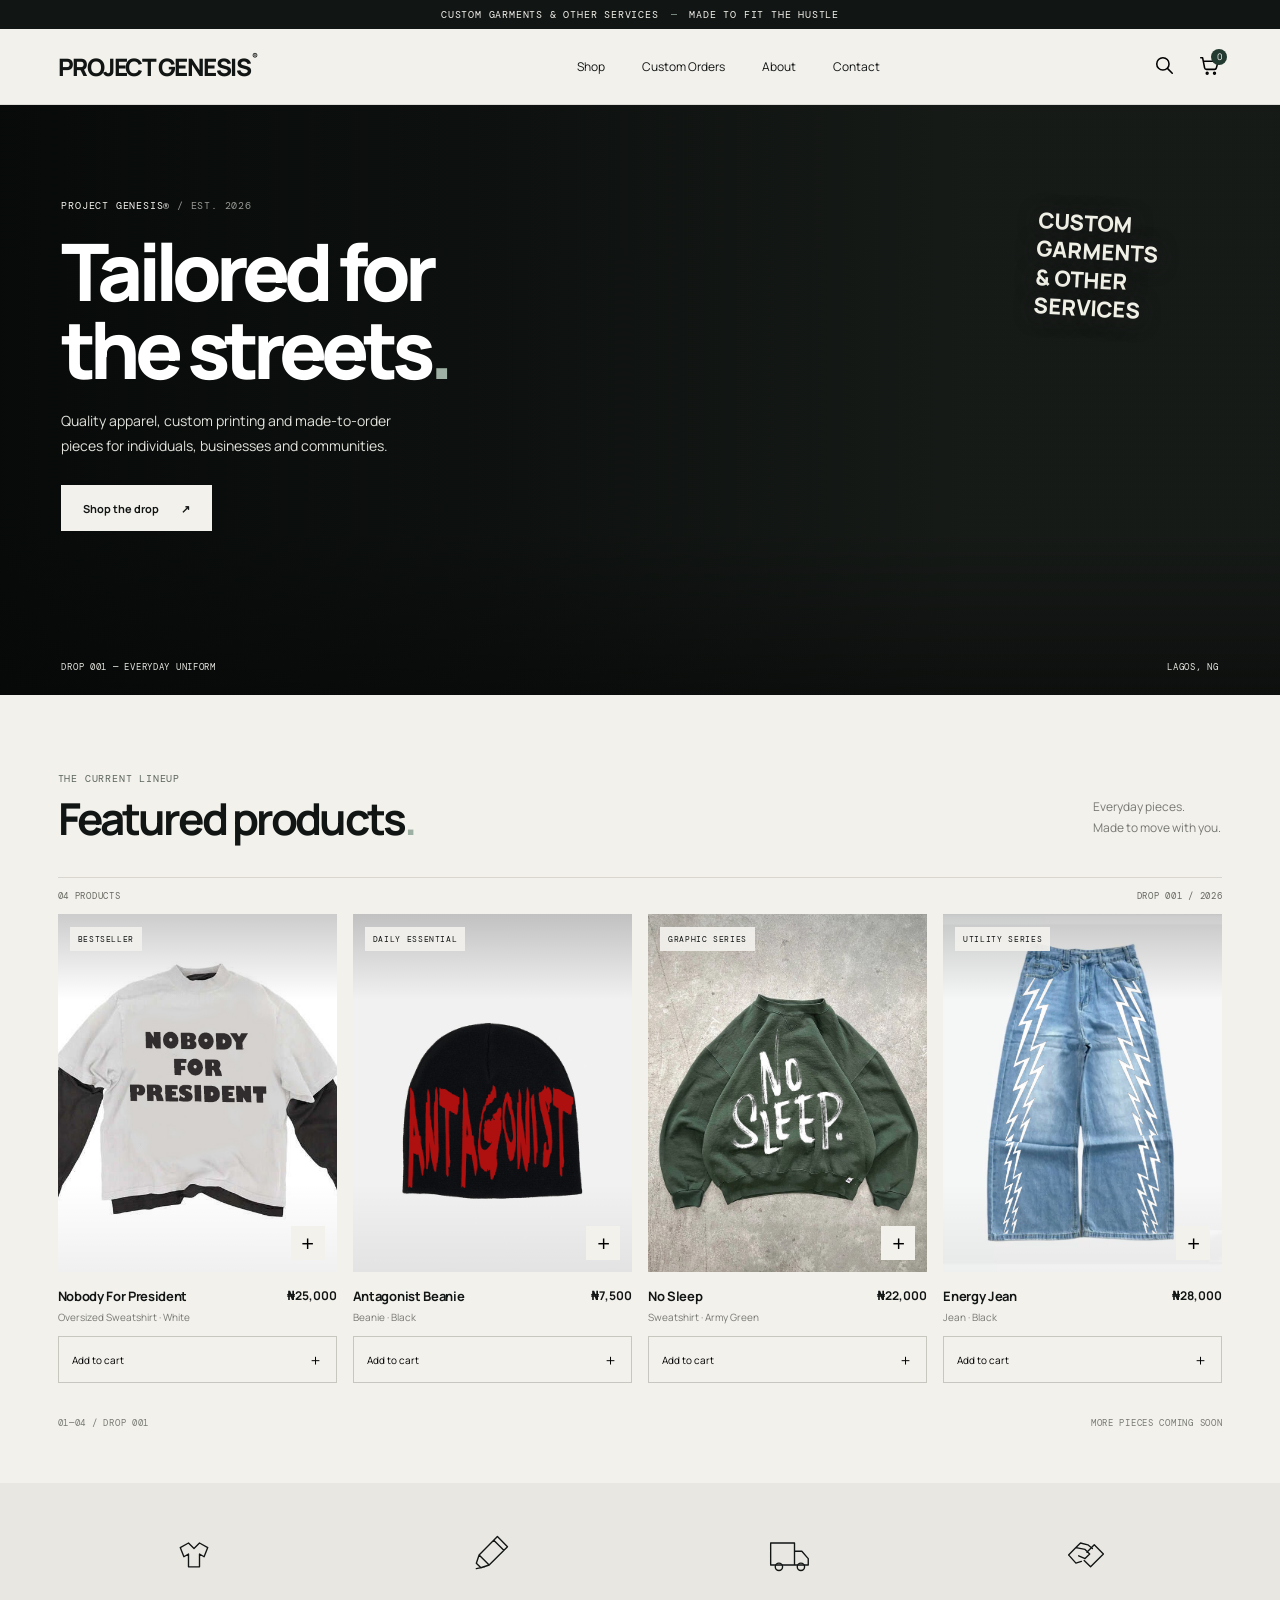
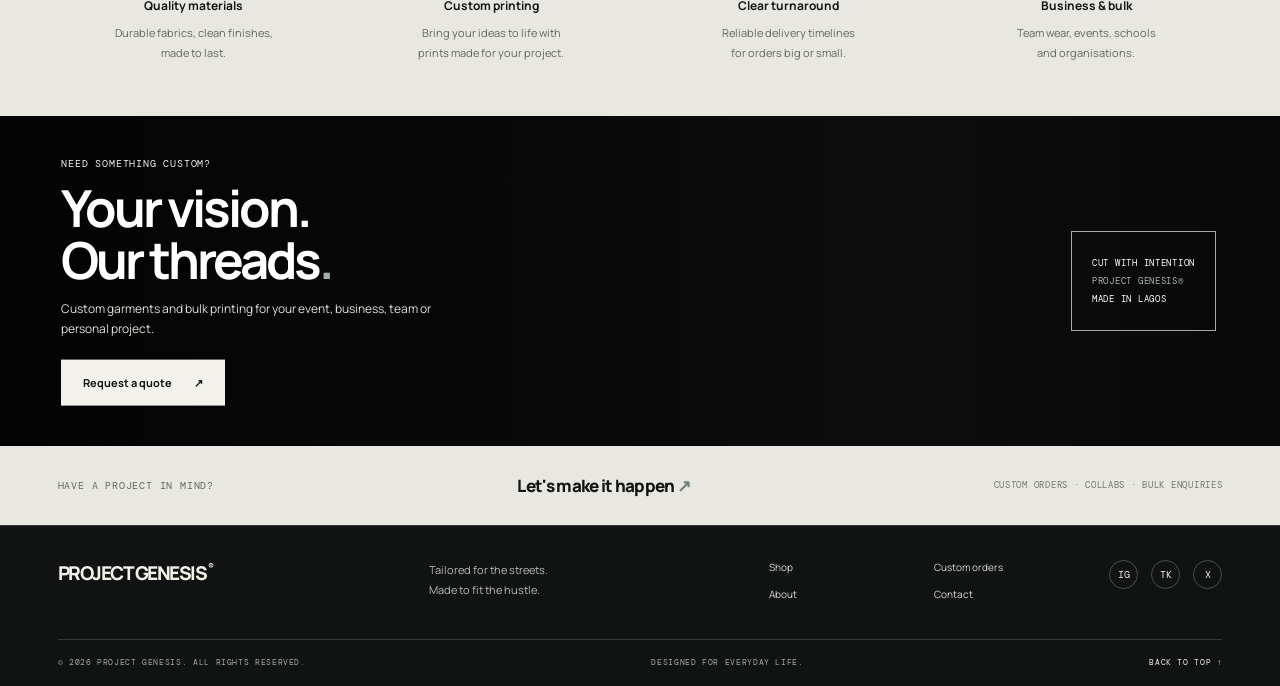
<file: index.html>
<!doctype html>
<html lang="en">
<head>
  <meta charset="utf-8">
  <meta name="viewport" content="width=device-width, initial-scale=1">
  <meta name="theme-color" content="#f4f2ed">
  <meta name="description" content="PROJECT GENESIS — quality apparel, custom printing and made-to-order pieces. Tailored for the streets.">
  <title>PROJECT GENESIS® — Tailored for the streets</title>
  <link rel="preconnect" href="https://fonts.googleapis.com">
  <link rel="preconnect" href="https://fonts.gstatic.com" crossorigin>
  <link href="https://fonts.googleapis.com/css2?family=DM+Mono:wght@400;500&family=Manrope:wght@400;500;600;700;800&display=swap" rel="stylesheet">
  <link rel="stylesheet" href="styles.css">
</head>
<body>
  <div class="announcement">CUSTOM GARMENTS & OTHER SERVICES <span>—</span> MADE TO FIT THE HUSTLE</div>
  <header class="site-header">
    <a class="wordmark" href="#home" aria-label="PROJECT GENESIS home">PROJECT GENESIS<sup>®</sup></a>
    <nav class="desktop-nav" aria-label="Main navigation">
      <a href="shop.html">Shop</a><a href="#custom">Custom Orders</a><a href="#about">About</a><a href="#contact">Contact</a>
    </nav>
    <div class="header-actions">
      <button class="icon-button" id="search-toggle" aria-label="Search products" title="Search"><svg viewBox="0 0 24 24"><circle cx="10.8" cy="10.8" r="6.7"/><path d="m16 16 5 5"/></svg></button>
      <button class="icon-button cart-trigger" id="cart-open" aria-label="Open cart" title="Cart"><svg viewBox="0 0 24 24"><path d="M3 4h2l2.2 11.2a2 2 0 0 0 2 1.6h8.9a2 2 0 0 0 1.9-1.5L22 8H6"/><circle cx="10" cy="21" r="1"/><circle cx="18" cy="21" r="1"/></svg><span class="cart-count" id="cart-count">0</span></button>
      <button class="icon-button menu-toggle" id="menu-toggle" aria-label="Toggle navigation"><svg viewBox="0 0 24 24"><path d="M3 6h18M3 12h18M3 18h18"/></svg></button>
    </div>
  </header>
  <div class="search-bar" id="search-bar"><label for="search-input">SEARCH THE STORE</label><input id="search-input" type="search" placeholder="Try “tee” or “cap”"><button id="search-close" class="text-button">CLOSE ×</button></div>
  <nav class="mobile-nav" id="mobile-nav" aria-label="Mobile navigation"><a href="shop.html">Shop</a><a href="#custom">Custom Orders</a><a href="#about">About</a><a href="#contact">Contact</a></nav>

  <main>
    <section class="hero" id="home">
      <div class="hero-image" role="img" aria-label="Streetwear model wearing a black oversized shirt"></div>
      <div class="hero-shade"></div>
      <div class="hero-copy">
        <p class="eyebrow light">PROJECT GENESIS® <span> / EST. 2026</span></p>
        <h1>Tailored for<br>the streets<span>.</span></h1>
        <p class="hero-description">Quality apparel, custom printing and made-to-order pieces for individuals, businesses and communities.</p>
        <a class="button button-light" href="shop.html">Shop the drop <span>↗</span></a>
      </div>
      <div class="hero-side-note">CUSTOM GARMENTS<br>& OTHER SERVICES</div>
      <div class="hero-bottom"><span>DROP 001 — EVERYDAY UNIFORM</span><span>LAGOS, NG</span></div>
    </section>

    <section class="shop-section section-wrap" id="shop">
      <div class="section-heading">
        <div><p class="eyebrow">THE CURRENT LINEUP</p><h2>Featured products<span>.</span></h2></div>
        <p class="section-note">Everyday pieces.<br>Made to move with you.</p>
      </div>
      <div class="product-toolbar"><span id="product-result-count">04 PRODUCTS</span><span>DROP 001 / 2026</span></div>
      <div class="product-grid" id="product-grid">
        <article class="product-card" data-id="classic-tee" data-name="Nobody For President" data-price="25000" data-category="tees">
          <div class="product-image image-tee"><span class="product-tag">BESTSELLER</span><button class="quick-add" data-add="classic-tee" aria-label="Add Classic Logo Tee to cart">+</button></div>
          <div class="product-info"><div><h3>Nobody For President</h3><p>Oversized Sweatshirt · White</p></div><strong>₦25,000</strong></div>
          <button class="add-button" data-add="classic-tee">Add to cart <span>＋</span></button>
        </article>
        <article class="product-card" data-id="tailor-cap" data-name="Tailor Cap" data-price="7500" data-category="accessories">
          <div class="product-image image-cap"><span class="product-tag">DAILY ESSENTIAL</span><button class="quick-add" data-add="tailor-cap" aria-label="Add Tailor Cap to cart">+</button></div>
          <div class="product-info"><div><h3>Antagonist Beanie</h3><p>Beanie · Black</p></div><strong>₦7,500</strong></div>
          <button class="add-button" data-add="tailor-cap">Add to cart <span>＋</span></button>
        </article>
        <article class="product-card" data-id="good-things-tee" data-name="Good Things Tee" data-price="15000" data-category="tees">
          <div class="product-image image-good-tee"><span class="product-tag">GRAPHIC SERIES</span><button class="quick-add" data-add="good-things-tee" aria-label="Add Good Things Tee to cart">+</button></div>
          <div class="product-info"><div><h3>No Sleep</h3><p>Sweatshirt · Army Green</p></div><strong>₦22,000</strong></div>
          <button class="add-button" data-add="good-things-tee">Add to cart <span>＋</span></button>
        </article>
        <article class="product-card" data-id="utility-cargo" data-name="Utility Cargo Pants" data-price="28000" data-category="bottoms">
          <div class="product-image image-cargo"><span class="product-tag">UTILITY SERIES</span><button class="quick-add" data-add="utility-cargo" aria-label="Add Utility Cargo Pants to cart">+</button></div>
          <div class="product-info"><div><h3>Energy Jean</h3><p>Jean · Black</p></div><strong>₦28,000</strong></div>
          <button class="add-button" data-add="utility-cargo">Add to cart <span>＋</span></button>
        </article>
      </div>
      <p class="no-results" id="no-results" hidden>No products found. Try another search.</p>
      <div class="shop-footnote"><span>01—04 / DROP 001</span><span>MORE PIECES COMING SOON</span></div>
    </section>

    <section class="benefits" id="about">
      <div class="benefit"><div class="benefit-icon"><svg viewBox="0 0 48 48"><path d="m9 17 9-5 6 6 6-6 9 5-4 10-5-3v14H18V24l-5 3z"/></svg></div><h3>Quality materials</h3><p>Durable fabrics, clean finishes,<br>made to last.</p></div>
      <div class="benefit"><div class="benefit-icon"><svg viewBox="0 0 48 48"><path d="m8 34 3-9L31 5l11 11-20 20-9 3zM27 9l11 11M11 25l11 11M8 40l9-2"/></svg></div><h3>Custom printing</h3><p>Bring your ideas to life with<br>prints made for your project.</p></div>
      <div class="benefit"><div class="benefit-icon"><svg viewBox="0 0 48 48"><path d="M4 12h26v24H4zM30 21h8l7 8v7H30z"/><circle cx="13" cy="38" r="4"/><circle cx="37" cy="38" r="4"/></svg></div><h3>Clear turnaround</h3><p>Reliable delivery timelines<br>for orders big or small.</p></div>
      <div class="benefit"><div class="benefit-icon"><svg viewBox="0 0 48 48"><path d="m5 25 8-8 10 2 5 5-5 5-7-3M25 22l8-8 10 10-14 14-7-7M13 17l5-5 8 2 5 4M5 25l8 9 6-2"/></svg></div><h3>Business & bulk</h3><p>Team wear, events, schools<br>and organisations.</p></div>
    </section>

    <section class="custom-section" id="custom">
      <div class="custom-photo"></div><div class="custom-overlay"></div>
      <div class="custom-copy"><p class="eyebrow light">NEED SOMETHING CUSTOM?</p><h2>Your vision.<br>Our threads<span>.</span></h2><p>Custom garments and bulk printing for your event, business, team or personal project.</p><button class="button button-light" id="quote-open">Request a quote <span>↗</span></button></div>
      <div class="custom-stamp">CUT WITH INTENTION<br><span>PROJECT GENESIS®</span><br>MADE IN LAGOS</div>
    </section>

    <section class="contact-strip" id="contact"><p>HAVE A PROJECT IN MIND?</p><a href="#custom" id="contact-quote">Let's make it happen <span>↗</span></a><span class="contact-small">CUSTOM ORDERS · COLLABS · BULK ENQUIRIES</span></section>
  </main>

  <footer class="site-footer">
    <div class="footer-top"><a class="wordmark footer-wordmark" href="#home">PROJECT GENESIS<sup>®</sup></a><p>Tailored for the streets.<br>Made to fit the hustle.</p><div class="footer-links"><a href="shop.html">Shop</a><a href="#custom">Custom orders</a><a href="#about">About</a><a href="#contact">Contact</a></div><div class="social-links"><a href="#" aria-label="Instagram">IG</a><a href="#" aria-label="TikTok">TK</a><a href="#" aria-label="X">X</a></div></div>
    <div class="footer-bottom"><span>© <span id="year"></span> PROJECT GENESIS. ALL RIGHTS RESERVED.</span><span>DESIGNED FOR EVERYDAY LIFE.</span><a href="#home">BACK TO TOP ↑</a></div>
  </footer>

  <div class="cart-backdrop" id="cart-backdrop"></div>
  <aside class="cart-drawer" id="cart-drawer" aria-label="Shopping cart" aria-hidden="true">
    <div class="drawer-heading"><div><p class="eyebrow">YOUR SELECTION</p><h2>Your cart <span id="drawer-count">(0)</span></h2></div><button class="close-button" id="cart-close" aria-label="Close cart">×</button></div>
    <div class="cart-items" id="cart-items"><div class="empty-cart"><span>YOUR CART IS EMPTY.</span><p>Find something that fits.</p><button class="button button-dark" id="continue-shopping">Explore the drop ↗</button></div></div>
    <div class="cart-summary" id="cart-summary" hidden><div class="subtotal"><span>Subtotal</span><strong id="cart-subtotal">₦0</strong></div><p>Delivery is calculated when your order is confirmed.</p><button class="button button-dark checkout-button" id="checkout-button">Continue to order ↗</button></div>
  </aside>

  <div class="modal-backdrop" id="quote-modal" role="dialog" aria-modal="true" aria-labelledby="quote-title" aria-hidden="true">
    <div class="modal">
      <div class="modal-heading"><div><p class="eyebrow">LET'S GET TO WORK</p><h2 id="quote-title">Request a quote<span>.</span></h2></div><button class="close-button" id="quote-close" aria-label="Close form">×</button></div>
      <p class="modal-intro">Tell us what you have in mind. We'll prepare an enquiry message you can send to your preferred contact.</p>
      <form id="quote-form">
        <label for="customer-name">Your name</label><input id="customer-name" name="name" required placeholder="Name or business">
        <label for="customer-contact">Email or phone</label><input id="customer-contact" name="contact" required placeholder="How can we reach you?">
        <div class="form-row"><div><label for="order-type">Order type</label><select id="order-type" name="type"><option>Custom T-shirts</option><option>Bulk / event order</option><option>Business uniforms</option><option>Custom garment</option><option>Collaboration</option></select></div><div><label for="order-quantity">Estimated quantity</label><select id="order-quantity" name="quantity"><option>1–5 pieces</option><option>6–20 pieces</option><option>21–50 pieces</option><option>50+ pieces</option><option>Not sure yet</option></select></div></div>
        <label for="order-details">What do you need?</label><textarea id="order-details" name="details" rows="4" placeholder="Design, sizes, deadline, budget (optional)"></textarea>
        <button class="button button-dark form-submit" type="submit">Prepare enquiry ↗</button>
      </form>
      <p class="form-note">Demo form: it prepares a message, but does not submit to a server.</p>
    </div>
  </div>
  <div class="toast" id="toast" role="status" aria-live="polite"></div>
  <script src="script.js"></script>
</body>
</html>
</file>
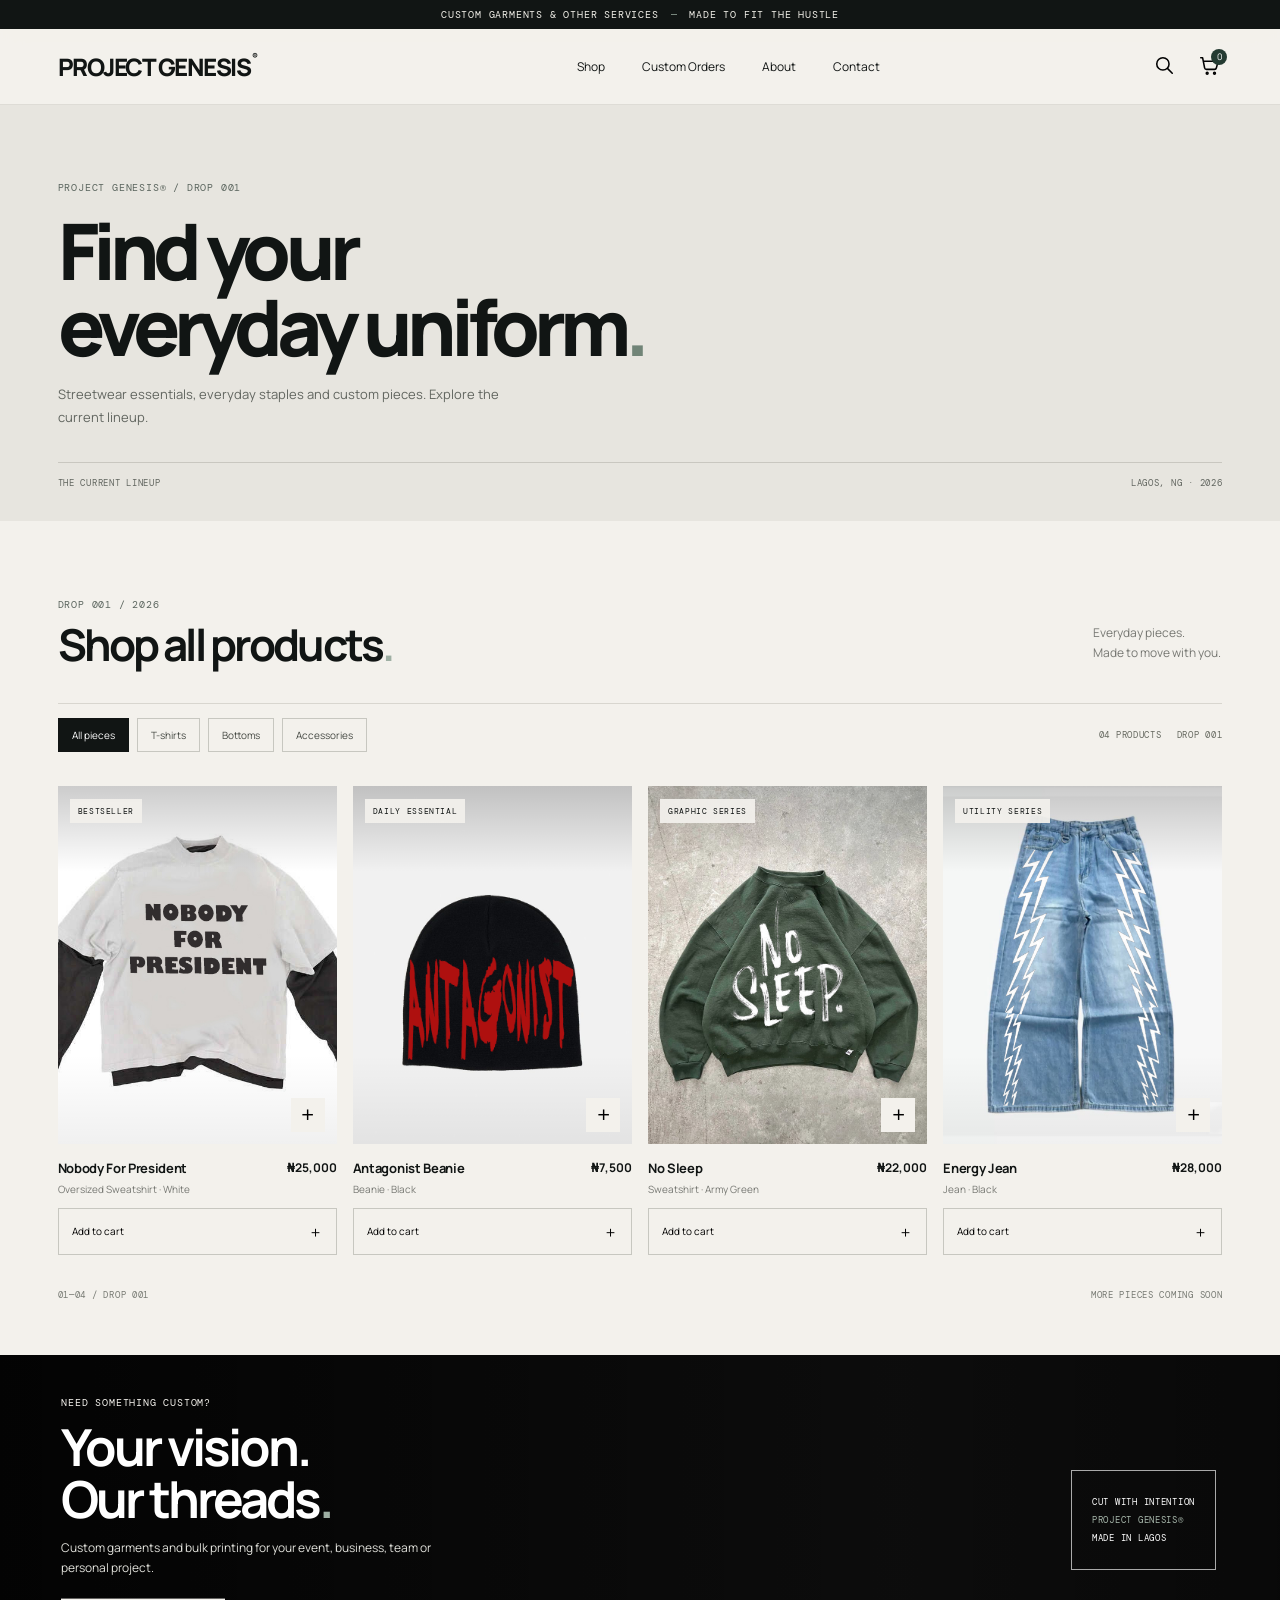
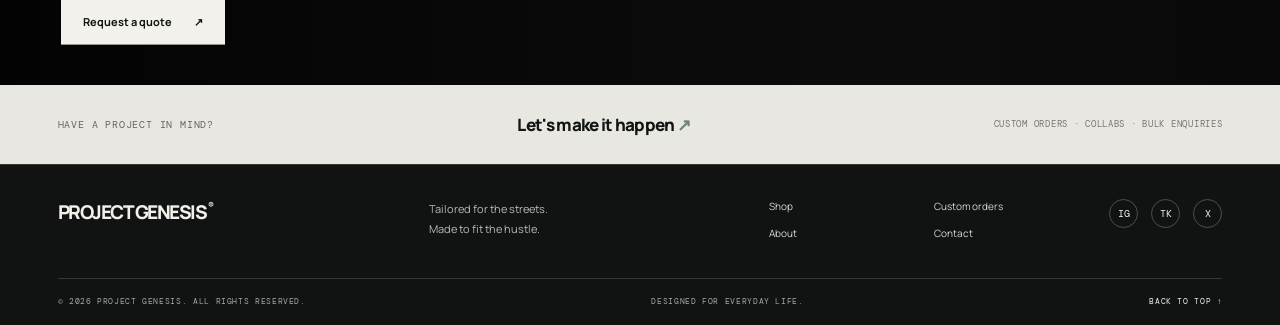
<file: shop.html>
<!doctype html>
<html lang="en">
<head>
  <meta charset="utf-8">
  <meta name="viewport" content="width=device-width, initial-scale=1">
  <meta name="theme-color" content="#f4f2ed">
  <meta name="description" content="PROJECT GENESIS — quality apparel, custom printing and made-to-order pieces. Tailored for the streets.">
  <title>Shop the Drop — PROJECT GENESIS®</title>
  <link rel="preconnect" href="https://fonts.googleapis.com">
  <link rel="preconnect" href="https://fonts.gstatic.com" crossorigin>
  <link href="https://fonts.googleapis.com/css2?family=DM+Mono:wght@400;500&family=Manrope:wght@400;500;600;700;800&display=swap" rel="stylesheet">
  <link rel="stylesheet" href="styles.css">
</head>
<body>
  <div class="announcement">CUSTOM GARMENTS & OTHER SERVICES <span>—</span> MADE TO FIT THE HUSTLE</div>
  <header class="site-header">
    <a class="wordmark" href="#home" aria-label="PROJECT GENESIS home">PROJECT GENESIS<sup>®</sup></a>
    <nav class="desktop-nav" aria-label="Main navigation">
      <a href="shop.html" aria-current="page">Shop</a><a href="#custom">Custom Orders</a><a href="index.html#about">About</a><a href="#contact">Contact</a>
    </nav>
    <div class="header-actions">
      <button class="icon-button" id="search-toggle" aria-label="Search products" title="Search"><svg viewBox="0 0 24 24"><circle cx="10.8" cy="10.8" r="6.7"/><path d="m16 16 5 5"/></svg></button>
      <button class="icon-button cart-trigger" id="cart-open" aria-label="Open cart" title="Cart"><svg viewBox="0 0 24 24"><path d="M3 4h2l2.2 11.2a2 2 0 0 0 2 1.6h8.9a2 2 0 0 0 1.9-1.5L22 8H6"/><circle cx="10" cy="21" r="1"/><circle cx="18" cy="21" r="1"/></svg><span class="cart-count" id="cart-count">0</span></button>
      <button class="icon-button menu-toggle" id="menu-toggle" aria-label="Toggle navigation"><svg viewBox="0 0 24 24"><path d="M3 6h18M3 12h18M3 18h18"/></svg></button>
    </div>
  </header>
  <div class="search-bar" id="search-bar"><label for="search-input">SEARCH THE STORE</label><input id="search-input" type="search" placeholder="Try “tee” or “cap”"><button id="search-close" class="text-button">CLOSE ×</button></div>
  <nav class="mobile-nav" id="mobile-nav" aria-label="Mobile navigation"><a href="shop.html">Shop</a><a href="#custom">Custom Orders</a><a href="index.html#about">About</a><a href="#contact">Contact</a></nav>

  <main>
    <section class="shop-page-hero" id="home">
      <p class="eyebrow">PROJECT GENESIS® / DROP 001</p>
      <h1>Find your<br>everyday uniform<span>.</span></h1>
      <p>Streetwear essentials, everyday staples and custom pieces. Explore the current lineup.</p>
      <div class="shop-page-meta"><span>THE CURRENT LINEUP</span><span>LAGOS, NG · 2026</span></div>
    </section>

    <section class="shop-section section-wrap" id="shop">
      <div class="section-heading">
        <div><p class="eyebrow">DROP 001 / 2026</p><h2>Shop all products<span>.</span></h2></div>
        <p class="section-note">Everyday pieces.<br>Made to move with you.</p>
      </div>
      <div class="shop-filter-row" aria-label="Filter products">
        <div class="shop-filters">
          <button class="filter-chip active" type="button" data-filter="all">All pieces</button>
          <button class="filter-chip" type="button" data-filter="tees">T-shirts</button>
          <button class="filter-chip" type="button" data-filter="bottoms">Bottoms</button>
          <button class="filter-chip" type="button" data-filter="accessories">Accessories</button>
        </div>
        <div class="product-toolbar"><span id="product-result-count">04 PRODUCTS</span><span>DROP 001</span></div>
      </div>
      <div class="product-grid" id="product-grid">
        <article class="product-card" data-id="classic-tee" data-name="Nobody For President" data-price="25000" data-category="tees">
          <div class="product-image image-tee"><span class="product-tag">BESTSELLER</span><button class="quick-add" data-add="classic-tee" aria-label="Add Classic Logo Tee to cart">+</button></div>
          <div class="product-info"><div><h3>Nobody For President</h3><p>Oversized Sweatshirt · White</p></div><strong>₦25,000</strong></div>
          <button class="add-button" data-add="classic-tee">Add to cart <span>＋</span></button>
        </article>
        <article class="product-card" data-id="tailor-cap" data-name="Tailor Cap" data-price="7500" data-category="accessories">
          <div class="product-image image-cap"><span class="product-tag">DAILY ESSENTIAL</span><button class="quick-add" data-add="tailor-cap" aria-label="Add Tailor Cap to cart">+</button></div>
          <div class="product-info"><div><h3>Antagonist Beanie</h3><p>Beanie · Black</p></div><strong>₦7,500</strong></div>
          <button class="add-button" data-add="tailor-cap">Add to cart <span>＋</span></button>
        </article>
        <article class="product-card" data-id="good-things-tee" data-name="Good Things Tee" data-price="15000" data-category="tees">
          <div class="product-image image-good-tee"><span class="product-tag">GRAPHIC SERIES</span><button class="quick-add" data-add="good-things-tee" aria-label="Add Good Things Tee to cart">+</button></div>
          <div class="product-info"><div><h3>No Sleep</h3><p>Sweatshirt · Army Green</p></div><strong>₦22,000</strong></div>
          <button class="add-button" data-add="good-things-tee">Add to cart <span>＋</span></button>
        </article>
        <article class="product-card" data-id="utility-cargo" data-name="Utility Cargo Pants" data-price="28000" data-category="bottoms">
          <div class="product-image image-cargo"><span class="product-tag">UTILITY SERIES</span><button class="quick-add" data-add="utility-cargo" aria-label="Add Utility Cargo Pants to cart">+</button></div>
          <div class="product-info"><div><h3>Energy Jean</h3><p>Jean · Black</p></div><strong>₦28,000</strong></div>
          <button class="add-button" data-add="utility-cargo">Add to cart <span>＋</span></button>
        </article>
      </div>
      <p class="no-results" id="no-results" hidden>No products found. Try another search.</p>
      <div class="shop-footnote"><span>01—04 / DROP 001</span><span>MORE PIECES COMING SOON</span></div>
    </section>



    <section class="custom-section" id="custom">
      <div class="custom-photo"></div><div class="custom-overlay"></div>
      <div class="custom-copy"><p class="eyebrow light">NEED SOMETHING CUSTOM?</p><h2>Your vision.<br>Our threads<span>.</span></h2><p>Custom garments and bulk printing for your event, business, team or personal project.</p><button class="button button-light" id="quote-open">Request a quote <span>↗</span></button></div>
      <div class="custom-stamp">CUT WITH INTENTION<br><span>PROJECT GENESIS®</span><br>MADE IN LAGOS</div>
    </section>

    <section class="contact-strip" id="contact"><p>HAVE A PROJECT IN MIND?</p><a href="#custom" id="contact-quote">Let's make it happen <span>↗</span></a><span class="contact-small">CUSTOM ORDERS · COLLABS · BULK ENQUIRIES</span></section>
  </main>

  <footer class="site-footer">
    <div class="footer-top"><a class="wordmark footer-wordmark" href="#home">PROJECT GENESIS<sup>®</sup></a><p>Tailored for the streets.<br>Made to fit the hustle.</p><div class="footer-links"><a href="shop.html" aria-current="page">Shop</a><a href="#custom">Custom orders</a><a href="index.html#about">About</a><a href="#contact">Contact</a></div><div class="social-links"><a href="#" aria-label="Instagram">IG</a><a href="#" aria-label="TikTok">TK</a><a href="#" aria-label="X">X</a></div></div>
    <div class="footer-bottom"><span>© <span id="year"></span> PROJECT GENESIS. ALL RIGHTS RESERVED.</span><span>DESIGNED FOR EVERYDAY LIFE.</span><a href="#home">BACK TO TOP ↑</a></div>
  </footer>

  <div class="cart-backdrop" id="cart-backdrop"></div>
  <aside class="cart-drawer" id="cart-drawer" aria-label="Shopping cart" aria-hidden="true">
    <div class="drawer-heading"><div><p class="eyebrow">YOUR SELECTION</p><h2>Your cart <span id="drawer-count">(0)</span></h2></div><button class="close-button" id="cart-close" aria-label="Close cart">×</button></div>
    <div class="cart-items" id="cart-items"><div class="empty-cart"><span>YOUR CART IS EMPTY.</span><p>Find something that fits.</p><button class="button button-dark" id="continue-shopping">Explore the drop ↗</button></div></div>
    <div class="cart-summary" id="cart-summary" hidden><div class="subtotal"><span>Subtotal</span><strong id="cart-subtotal">₦0</strong></div><p>Delivery is calculated when your order is confirmed.</p><button class="button button-dark checkout-button" id="checkout-button">Continue to order ↗</button></div>
  </aside>

  <div class="modal-backdrop" id="quote-modal" role="dialog" aria-modal="true" aria-labelledby="quote-title" aria-hidden="true">
    <div class="modal">
      <div class="modal-heading"><div><p class="eyebrow">LET'S GET TO WORK</p><h2 id="quote-title">Request a quote<span>.</span></h2></div><button class="close-button" id="quote-close" aria-label="Close form">×</button></div>
      <p class="modal-intro">Tell us what you have in mind. We'll prepare an enquiry message you can send to your preferred contact.</p>
      <form id="quote-form">
        <label for="customer-name">Your name</label><input id="customer-name" name="name" required placeholder="Name or business">
        <label for="customer-contact">Email or phone</label><input id="customer-contact" name="contact" required placeholder="How can we reach you?">
        <div class="form-row"><div><label for="order-type">Order type</label><select id="order-type" name="type"><option>Custom T-shirts</option><option>Bulk / event order</option><option>Business uniforms</option><option>Custom garment</option><option>Collaboration</option></select></div><div><label for="order-quantity">Estimated quantity</label><select id="order-quantity" name="quantity"><option>1–5 pieces</option><option>6–20 pieces</option><option>21–50 pieces</option><option>50+ pieces</option><option>Not sure yet</option></select></div></div>
        <label for="order-details">What do you need?</label><textarea id="order-details" name="details" rows="4" placeholder="Design, sizes, deadline, budget (optional)"></textarea>
        <button class="button button-dark form-submit" type="submit">Prepare enquiry ↗</button>
      </form>
      <p class="form-note">Demo form: it prepares a message, but does not submit to a server.</p>
    </div>
  </div>
  <div class="toast" id="toast" role="status" aria-live="polite"></div>
  <script src="script.js"></script>
</body>
</html>
</file>
<file: styles.css>
:root{--paper:#f3f1ec;--ink:#111514;--muted:#777873;--line:#d8d6cf;--green:#243b32;--white:#fff;--mono:"DM Mono",monospace;--sans:"Manrope",Arial,sans-serif}*{box-sizing:border-box}html{scroll-behavior:smooth;scroll-padding-top:90px}body{margin:0;background:var(--paper);color:var(--ink);font-family:var(--sans);font-size:14px;-webkit-font-smoothing:antialiased}a{color:inherit;text-decoration:none}button,input,select,textarea{font:inherit}button{cursor:pointer}.announcement{height:29px;background:var(--ink);color:#f2f0e9;display:flex;justify-content:center;align-items:center;gap:12px;font:10px var(--mono);letter-spacing:.08em}.announcement span{color:#91a397}.site-header{height:76px;padding:0 4.5%;display:flex;align-items:center;justify-content:space-between;border-bottom:1px solid #dedcd6;position:sticky;top:0;z-index:20;background:rgba(243,241,236,.96);backdrop-filter:blur(14px)}.wordmark{font-size:24px;font-weight:800;letter-spacing:-1.5px;white-space:nowrap}.wordmark sup{font-size:9px;letter-spacing:0;vertical-align:top;margin-left:2px}.desktop-nav{display:flex;gap:37px;margin-left:50px}.desktop-nav a,.footer-links a{font-size:12px;transition:opacity .2s}.desktop-nav a:hover,.footer-links a:hover{opacity:.55}.header-actions{display:flex;align-items:center;gap:17px}.icon-button{width:28px;height:34px;padding:4px;border:0;background:transparent;position:relative}.icon-button svg{width:22px;height:22px;fill:none;stroke:currentColor;stroke-width:1.7;stroke-linecap:round;stroke-linejoin:round}.cart-count{position:absolute;top:-1px;right:-5px;background:var(--green);color:white;font-size:9px;width:16px;height:16px;border-radius:50%;display:grid;place-items:center}.menu-toggle{display:none}.search-bar{display:none;padding:18px 5%;gap:16px;align-items:center;background:#e7e5df;border-bottom:1px solid var(--line)}.search-bar.active{display:flex}.search-bar label,.eyebrow,.product-toolbar,.shop-footnote,.hero-bottom,.contact-strip>p,.contact-small,.footer-bottom,.custom-stamp,.product-tag{font:10px var(--mono);letter-spacing:.08em}.search-bar input{flex:1;border:0;border-bottom:1px solid #999;background:transparent;padding:10px;outline:none}.text-button{border:0;background:none;font:10px var(--mono)}.mobile-nav{display:none}.hero{height:min(590px,61vw);min-height:450px;position:relative;overflow:hidden;background:#171b18;color:#fff}.hero-image{position:absolute;inset:0;background-image:url("https://images.unsplash.com/photo-1523398002811-999ca8dec234?auto=format&fit=crop&w=2000&q=85");background-size:cover;background-position:center 38%;filter:brightness(.65)}.hero-shade{position:absolute;inset:0;background:linear-gradient(90deg,rgba(5,8,7,.88) 0%,rgba(5,8,7,.55) 39%,rgba(5,8,7,.04) 75%),linear-gradient(0deg,rgba(0,0,0,.42),transparent 28%)}.hero-copy{position:absolute;left:4.8%;top:16%;max-width:500px}.eyebrow{margin:0 0 20px}.eyebrow span{opacity:.6}.light{color:#f4f2ed}.hero h1{font-size:clamp(48px,6.2vw,82px);line-height:.98;letter-spacing:-.075em;margin:0 0 20px;font-weight:800}.hero h1 span,.section-heading h2 span,.custom-copy h2 span,.modal h2 span{color:#9eafa3}.hero-description{font-size:14px;line-height:1.8;max-width:350px;color:#e2e2dc;margin:0 0 27px}.button{border:0;min-height:46px;padding:0 22px;display:inline-flex;align-items:center;justify-content:center;gap:22px;font-size:11px;font-weight:700;transition:background .2s,color .2s,transform .2s}.button:hover{transform:translateY(-2px)}.button-light{background:var(--paper);color:var(--ink)}.button-light:hover{background:#d7ded8}.button-dark{background:var(--ink);color:white}.button-dark:hover{background:var(--green)}.hero-side-note{position:absolute;right:5%;top:18%;font-weight:800;font-size:clamp(12px,1.7vw,22px);line-height:1.3;max-width:180px;color:#f0f0e7;transform:rotate(3deg);text-shadow:0 2px 20px #222}.hero-bottom{position:absolute;bottom:22px;left:4.8%;right:4.8%;display:flex;justify-content:space-between;color:#e7e7e1;font-size:9px}.section-wrap{padding:77px 4.5% 54px}.section-heading{display:flex;align-items:end;justify-content:space-between;margin-bottom:36px}.section-heading .eyebrow{color:#5c665f;margin-bottom:10px}.section-heading h2{font-size:clamp(30px,4vw,44px);letter-spacing:-.065em;margin:0;line-height:1.05}.section-note{color:var(--muted);font-size:12px;line-height:1.7;margin:0 1px 3px 0}.product-toolbar{display:flex;justify-content:space-between;padding:12px 0;border-top:1px solid var(--line);color:#666960;font-size:9px}.product-grid{display:grid;grid-template-columns:repeat(4,minmax(0,1fr));gap:16px}.product-card{min-width:0}.product-image{position:relative;aspect-ratio: .78;background:#ddd8ce;background-size:cover;background-position:center;overflow:hidden}.image-tee{background-image:url("images/yh1.jpg")}.image-cap{background-image:url("images/yh3.jpg")}.image-good-tee{background-image:url("images/fit24.jpg")}.image-cargo{background-image:url("images/para2.jpg")}.product-image:after{content:"";position:absolute;inset:0;background:linear-gradient(180deg,rgba(0,0,0,.2),transparent 24%,transparent 75%,rgba(0,0,0,.06));pointer-events:none}.product-tag{position:absolute;top:13px;left:12px;background:rgba(243,241,236,.94);padding:7px 8px;font-size:8px;z-index:1}.quick-add{position:absolute;bottom:12px;right:12px;z-index:2;border:0;width:34px;height:34px;background:var(--paper);font-size:23px;line-height:1;transition:background .2s}.quick-add:hover{background:#cbd6ce}.product-info{display:flex;justify-content:space-between;gap:8px;padding:15px 0 12px;align-items:start}.product-info h3{font-size:13px;margin:0 0 5px;letter-spacing:-.025em}.product-info p{font-size:10px;color:var(--muted);margin:0}.product-info strong{font-size:12px;white-space:nowrap}.add-button{width:100%;border:1px solid #c7c7c0;background:transparent;padding:12px 13px;display:flex;align-items:center;justify-content:space-between;font-size:10px;transition:all .2s}.add-button span{font-size:15px}.add-button:hover{background:var(--ink);color:white;border-color:var(--ink)}.shop-footnote{display:flex;justify-content:space-between;margin-top:34px;color:#777a73;font-size:9px}.no-results{padding:35px 0;text-align:center;color:var(--muted)}.benefits{background:#e9e7e1;padding:49px 4.5% 53px;display:grid;grid-template-columns:repeat(4,1fr);gap:25px}.benefit{text-align:center}.benefit-icon{height:48px;margin:0 auto 17px}.benefit-icon svg{height:44px;width:44px;fill:none;stroke:#111514;stroke-width:1.5;stroke-linecap:round;stroke-linejoin:round}.benefit h3{font-size:12px;margin:0 0 9px}.benefit p{font-size:11px;line-height:1.8;color:#646660;margin:0}.custom-section{height:330px;position:relative;overflow:hidden;background:#111;color:white}.custom-photo{position:absolute;inset:0;background-image:url("https://images.unsplash.com/photo-1520004434532-668416a08753?auto=format&fit=crop&w=1800&q=85");background-size:cover;background-position:center 54%;filter:brightness(.45)}.custom-overlay{position:absolute;inset:0;background:linear-gradient(90deg,rgba(0,0,0,.82),rgba(0,0,0,.28) 70%,rgba(0,0,0,.5))}.custom-copy{position:absolute;left:4.8%;top:50%;transform:translateY(-50%);max-width:490px}.custom-copy .eyebrow{margin-bottom:12px}.custom-copy h2{font-size:clamp(34px,4.2vw,51px);line-height:1.02;letter-spacing:-.06em;margin:0 0 13px}.custom-copy>p:not(.eyebrow){font-size:12px;line-height:1.7;color:#e1e1db;max-width:370px;margin:0 0 20px}.custom-stamp{position:absolute;right:5%;top:50%;transform:translateY(-50%);border:1px solid rgba(255,255,255,.65);padding:22px 20px;line-height:2;font-size:9px}.custom-stamp span{color:#a8b8ac}.contact-strip{padding:28px 4.5%;display:flex;align-items:center;justify-content:space-between;gap:15px;border-bottom:1px solid #313432;background:#e9e7e1}.contact-strip>p{margin:0;color:#626660}.contact-strip>a{font-size:17px;font-weight:800;letter-spacing:-.04em}.contact-strip>a span{color:#6c8274}.contact-small{font-size:9px;color:#747770}.site-footer{background:#101312;color:#f2f0e9;padding:34px 4.5% 19px}.footer-top{display:grid;grid-template-columns:1.1fr 1fr 1fr auto;gap:30px;align-items:start;padding-bottom:38px}.footer-wordmark{font-size:19px}.footer-top>p{font-size:11px;line-height:1.8;color:#b8bab4;margin:0}.footer-links{display:grid;grid-template-columns:1fr 1fr;gap:13px 20px}.footer-links a{font-size:10px;color:#d7d8d2}.social-links{display:flex;gap:13px}.social-links a{font:10px var(--mono);border:1px solid #4c504c;border-radius:50%;width:29px;height:29px;display:grid;place-items:center}.footer-bottom{border-top:1px solid #343834;padding-top:17px;display:flex;justify-content:space-between;gap:15px;color:#a6a9a1;font-size:8px}.footer-bottom a{color:#f2f0e9}.cart-backdrop,.modal-backdrop{position:fixed;inset:0;background:rgba(0,0,0,.48);z-index:40;opacity:0;visibility:hidden;transition:opacity .25s,visibility .25s}.cart-backdrop.active,.modal-backdrop.active{opacity:1;visibility:visible}.cart-drawer{position:fixed;right:0;top:0;bottom:0;width:min(440px,100%);background:var(--paper);z-index:41;padding:28px;transform:translateX(102%);transition:transform .3s ease;display:flex;flex-direction:column}.cart-drawer.active{transform:translateX(0)}.drawer-heading,.modal-heading{display:flex;justify-content:space-between;align-items:start;border-bottom:1px solid var(--line);padding-bottom:22px}.drawer-heading .eyebrow,.modal-heading .eyebrow{margin-bottom:8px;color:#747970}.drawer-heading h2,.modal-heading h2{margin:0;font-size:31px;letter-spacing:-.06em}.drawer-heading h2 span{font-size:14px;color:var(--muted);letter-spacing:0}.close-button{border:0;background:transparent;font-size:31px;line-height:1;padding:0 3px}.cart-items{overflow:auto;flex:1}.empty-cart{text-align:center;margin:auto;padding:60px 0}.empty-cart>span{font:10px var(--mono);letter-spacing:.1em}.empty-cart p{color:var(--muted);font-size:12px;margin:10px 0 22px}.cart-line{display:grid;grid-template-columns:76px 1fr auto;gap:13px;padding:17px 0;border-bottom:1px solid var(--line)}.cart-thumb{width:76px;height:90px;background-size:cover;background-position:center}.cart-line h3{font-size:12px;margin:3px 0 5px}.cart-line p{font-size:10px;color:var(--muted);margin:0 0 12px}.qty-control{display:flex;align-items:center;gap:12px}.qty-control button{border:1px solid var(--line);background:transparent;width:24px;height:24px}.remove-item{border:0;background:transparent;color:#777;font-size:10px;text-decoration:underline;margin-top:8px;padding:0}.line-price{font-size:11px;font-weight:700;white-space:nowrap}.cart-summary{padding-top:20px;border-top:1px solid var(--line)}.subtotal{display:flex;justify-content:space-between;font-size:13px}.cart-summary>p{font-size:10px;color:var(--muted);line-height:1.6}.checkout-button{width:100%;margin-top:12px;justify-content:space-between}.modal-backdrop{z-index:50;display:grid;place-items:center;padding:20px}.modal{width:min(560px,100%);max-height:90vh;overflow:auto;background:var(--paper);padding:30px}.modal-intro{font-size:12px;line-height:1.7;color:#656962;margin:18px 0 22px}.modal form{display:grid;gap:8px}.modal label{font-size:10px;font-weight:700;margin-top:5px}.modal input,.modal select,.modal textarea{width:100%;border:1px solid #d3d1c9;background:#faf9f5;padding:12px;outline:none;border-radius:0;font-size:12px}.modal input:focus,.modal select:focus,.modal textarea:focus{border-color:var(--green)}.form-row{display:grid;grid-template-columns:1fr 1fr;gap:12px}.form-row>div{display:grid;gap:8px}.form-submit{margin-top:10px;width:100%;justify-content:space-between}.form-note{font-size:9px;color:var(--muted);margin:13px 0 0}.toast{position:fixed;bottom:22px;left:50%;transform:translate(-50%,20px);padding:13px 18px;background:var(--ink);color:white;font-size:11px;z-index:70;opacity:0;pointer-events:none;transition:all .25s;max-width:90vw;text-align:center}.toast.show{opacity:1;transform:translate(-50%,0)}body.locked{overflow:hidden}
@media(max-width:800px){.site-header{height:66px;padding:0 5%}.wordmark{font-size:21px}.desktop-nav{gap:18px;margin-left:0}.desktop-nav a{font-size:11px}.hero{height:540px;min-height:0}.hero-copy{top:18%;left:5%;max-width:420px}.hero h1{font-size:clamp(52px,9vw,76px)}.hero-side-note{right:5%;top:auto;bottom:75px;font-size:13px}.product-grid{grid-template-columns:repeat(2,minmax(0,1fr));gap:25px 15px}.section-wrap{padding:58px 5% 42px}.benefits{padding:42px 5%;grid-template-columns:repeat(2,1fr);row-gap:36px}.custom-section{height:350px}.custom-stamp{right:5%;top:auto;bottom:20px;transform:none;padding:12px;font-size:8px}.custom-copy{left:5%;top:43%;max-width:70%}.contact-strip{flex-wrap:wrap}.contact-small{width:100%}.footer-top{grid-template-columns:1fr 1fr;gap:24px}.footer-bottom{flex-wrap:wrap}.footer-bottom span:nth-child(2){display:none}}
@media(max-width:560px){.announcement{font-size:8px;letter-spacing:.03em}.site-header{height:62px}.wordmark{font-size:19px}.desktop-nav{display:none}.menu-toggle{display:block}.header-actions{gap:10px}.mobile-nav{display:none;position:fixed;top:91px;left:0;right:0;z-index:19;background:var(--paper);padding:15px 5% 22px;border-bottom:1px solid var(--line)}.mobile-nav.active{display:grid;gap:0}.mobile-nav a{padding:14px 0;border-bottom:1px solid var(--line);font-size:13px}.search-bar{flex-wrap:wrap}.search-bar label{width:100%}.search-bar input{min-width:0}.hero{height:520px}.hero-image{background-position:58% center}.hero-shade{background:linear-gradient(90deg,rgba(5,8,7,.8),rgba(5,8,7,.22)),linear-gradient(0deg,rgba(0,0,0,.4),transparent 35%)}.hero-copy{top:17%;left:6%;right:6%}.hero h1{font-size:57px}.hero-description{font-size:12px;max-width:310px}.hero-side-note{font-size:10px;right:6%;bottom:69px}.hero-bottom{left:6%;right:6%;font-size:8px}.section-heading{align-items:start;gap:15px}.section-heading h2{font-size:32px}.section-note{display:none}.product-grid{gap:24px 11px}.product-image{aspect-ratio:.72}.product-tag{top:8px;left:7px;font-size:7px;padding:6px}.product-info{display:block;padding:12px 0 10px}.product-info h3{font-size:12px}.product-info strong{display:block;margin-top:9px}.product-info p{font-size:9px}.add-button{padding:11px 9px;font-size:9px}.benefits{gap:30px 12px}.benefit p{font-size:10px}.custom-copy{max-width:88%;top:42%}.custom-copy h2{font-size:39px}.custom-copy>p:not(.eyebrow){font-size:11px;max-width:280px}.custom-stamp{right:5%;bottom:14px;padding:8px;font-size:7px;line-height:1.6}.contact-strip>a{font-size:15px}.contact-strip>p{font-size:9px}.footer-top{gap:25px 15px}.footer-top>p{font-size:10px}.footer-links{gap:13px}.footer-links a{font-size:9px}.social-links{gap:6px}.social-links a{width:25px;height:25px}.footer-bottom{font-size:7px;gap:10px}.cart-drawer{padding:22px}.modal{padding:22px}.modal-heading h2{font-size:27px}.form-row{grid-template-columns:1fr}.modal-backdrop{padding:10px}}

/* Dedicated shop page */
.shop-page-hero{background:#e7e5df;padding:76px 4.5% 32px;min-height:300px;display:flex;flex-direction:column;align-items:flex-start;justify-content:center}.shop-page-hero .eyebrow{color:#5c665f;margin-bottom:18px}.shop-page-hero h1{font-size:clamp(44px,7vw,78px);line-height:.98;letter-spacing:-.075em;margin:0 0 18px;font-weight:800}.shop-page-hero h1 span{color:#718477}.shop-page-hero>p:not(.eyebrow){max-width:450px;color:#626660;line-height:1.8;font-size:13px;margin:0 0 32px}.shop-page-meta{display:flex;justify-content:space-between;width:100%;border-top:1px solid #c9c7c0;padding-top:14px;font:9px var(--mono);letter-spacing:.08em;color:#626660}.shop-filter-row{border-top:1px solid var(--line);display:flex;align-items:center;justify-content:space-between;gap:15px;margin-bottom:20px}.shop-filters{display:flex;flex-wrap:wrap;gap:8px;padding:14px 0}.filter-chip{border:1px solid #c7c7c0;background:transparent;padding:9px 13px;font-size:10px;color:#454943}.filter-chip.active,.filter-chip:hover{background:var(--ink);border-color:var(--ink);color:#fff}.shop-filter-row .product-toolbar{border:0;padding:12px 0;margin:0;gap:15px;white-space:nowrap}.product-card[hidden]{display:none!important}@media(max-width:650px){.shop-page-hero{padding:55px 5% 25px;min-height:270px}.shop-page-hero h1{font-size:53px}.shop-filter-row{display:block}.shop-filters{padding-bottom:7px}.shop-filter-row .product-toolbar{padding-top:8px}.shop-page-meta{font-size:8px}}
</file>
